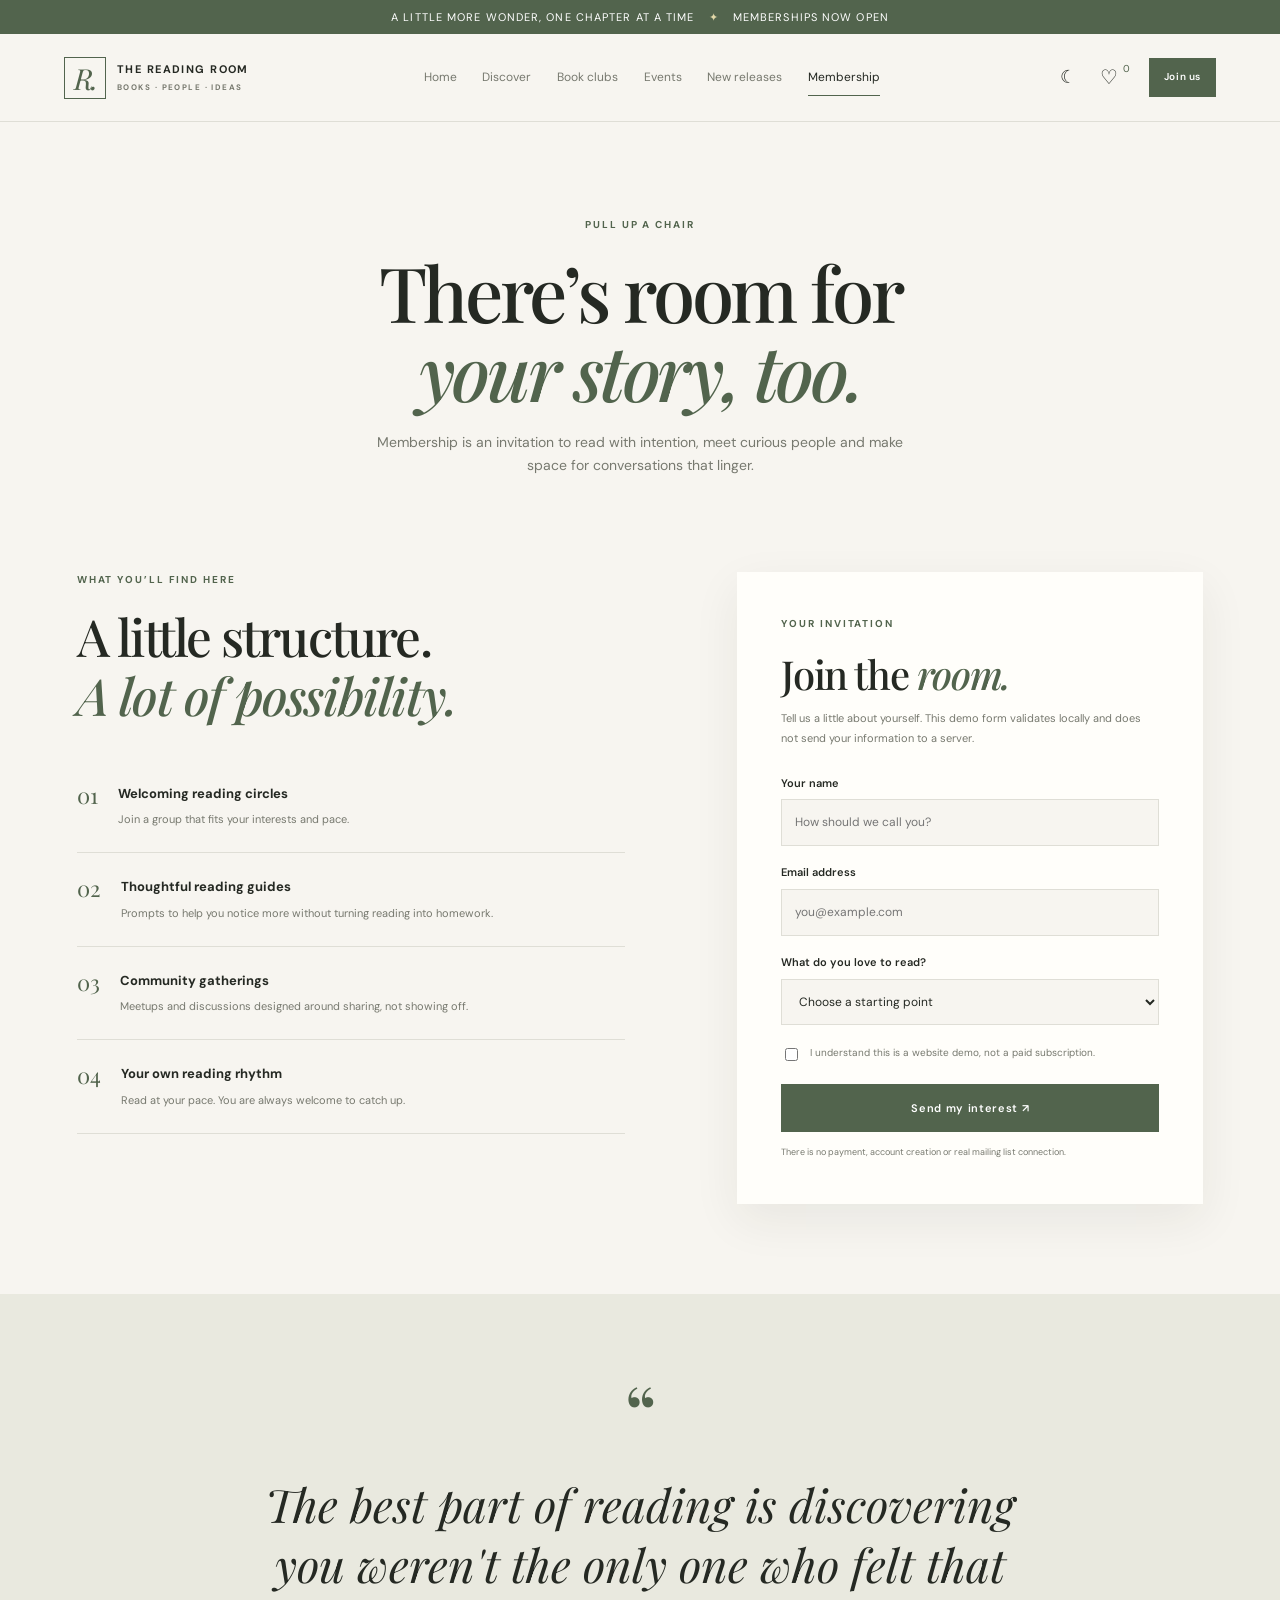
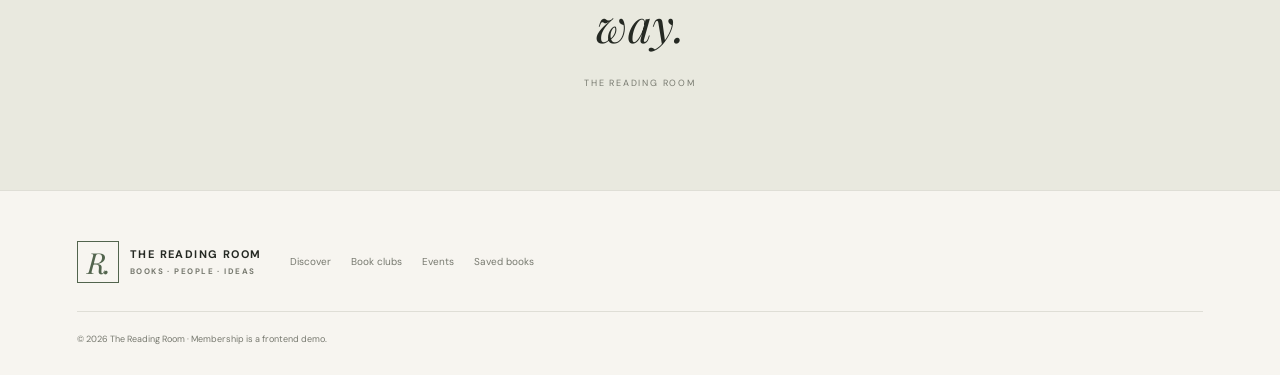
<file: membership.html>
<!doctype html><html lang="en"><head><meta charset="utf-8"><meta name="viewport" content="width=device-width,initial-scale=1"><meta name="description" content="Join The Reading Room community."><title>Membership — The Reading Room</title><link rel="stylesheet" href="style.css"><script defer src="script.js"></script></head><body><div class="announcement">A little more wonder, one chapter at a time <span>✦</span> Memberships now open</div><header class="site-header"><a class="brand" href="index.html"><span class="brand-mark">R.</span><span>THE READING ROOM<small>BOOKS · PEOPLE · IDEAS</small></span></a><button class="menu-toggle" aria-label="Open navigation" aria-expanded="false">☰</button><nav class="nav"><a href="index.html">Home</a><a href="discover.html">Discover</a><a href="clubs.html">Book clubs</a><a href="events.html">Events</a><a href="new-releases.html">New releases</a><a class="active" href="membership.html">Membership</a></nav><div class="header-actions"><button class="theme-toggle" aria-label="Toggle dark mode">☾</button><a class="icon-link" href="wishlist.html">♡ <span class="wishlist-count">0</span></a><a class="button button-small" href="#join-form">Join us</a></div></header><main><section class="page-hero"><p class="eyebrow">PULL UP A CHAIR</p><h1>There’s room for<br><em>your story, too.</em></h1><p>Membership is an invitation to read with intention, meet curious people and make space for conversations that linger.</p></section><section class="section-wrap membership-layout"><div class="membership-copy"><p class="eyebrow">WHAT YOU’LL FIND HERE</p><h2>A little structure.<br><em>A lot of possibility.</em></h2><ul class="benefit-list"><li><span>01</span><div><b>Welcoming reading circles</b><p>Join a group that fits your interests and pace.</p></div></li><li><span>02</span><div><b>Thoughtful reading guides</b><p>Prompts to help you notice more without turning reading into homework.</p></div></li><li><span>03</span><div><b>Community gatherings</b><p>Meetups and discussions designed around sharing, not showing off.</p></div></li><li><span>04</span><div><b>Your own reading rhythm</b><p>Read at your pace. You are always welcome to catch up.</p></div></li></ul></div><form class="join-form" id="join-form"><p class="eyebrow">YOUR INVITATION</p><h2>Join the <em>room.</em></h2><p class="form-intro">Tell us a little about yourself. This demo form validates locally and does not send your information to a server.</p><label for="join-name">Your name</label><input id="join-name" name="name" required placeholder="How should we call you?"><label for="join-email">Email address</label><input id="join-email" name="email" type="email" required placeholder="you@example.com"><label for="join-interest">What do you love to read?</label><select id="join-interest" name="interest" required><option value="">Choose a starting point</option><option>Fiction</option><option>Nonfiction & ideas</option><option>Memoir</option><option>Poetry & short stories</option><option>A bit of everything</option></select><label class="check-label"><input type="checkbox" required> I understand this is a website demo, not a paid subscription.</label><button class="button button-wide" type="submit">Send my interest ↗</button><small>There is no payment, account creation or real mailing list connection.</small></form></section><section class="quote-section"><span class="quote-mark">“</span><blockquote>The best part of reading is discovering you weren't the only one who felt that way.</blockquote><p>THE READING ROOM</p></section></main><footer class="footer"><a class="brand" href="index.html"><span class="brand-mark">R.</span><span>THE READING ROOM<small>BOOKS · PEOPLE · IDEAS</small></span></a><div class="footer-links"><a href="discover.html">Discover</a><a href="clubs.html">Book clubs</a><a href="events.html">Events</a><a href="wishlist.html">Saved books</a></div><small>© 2026 The Reading Room · Membership is a frontend demo.</small></footer><div class="toast" role="status" aria-live="polite"></div><button class="back-top" aria-label="Back to top">↑</button></body></html>
</file>
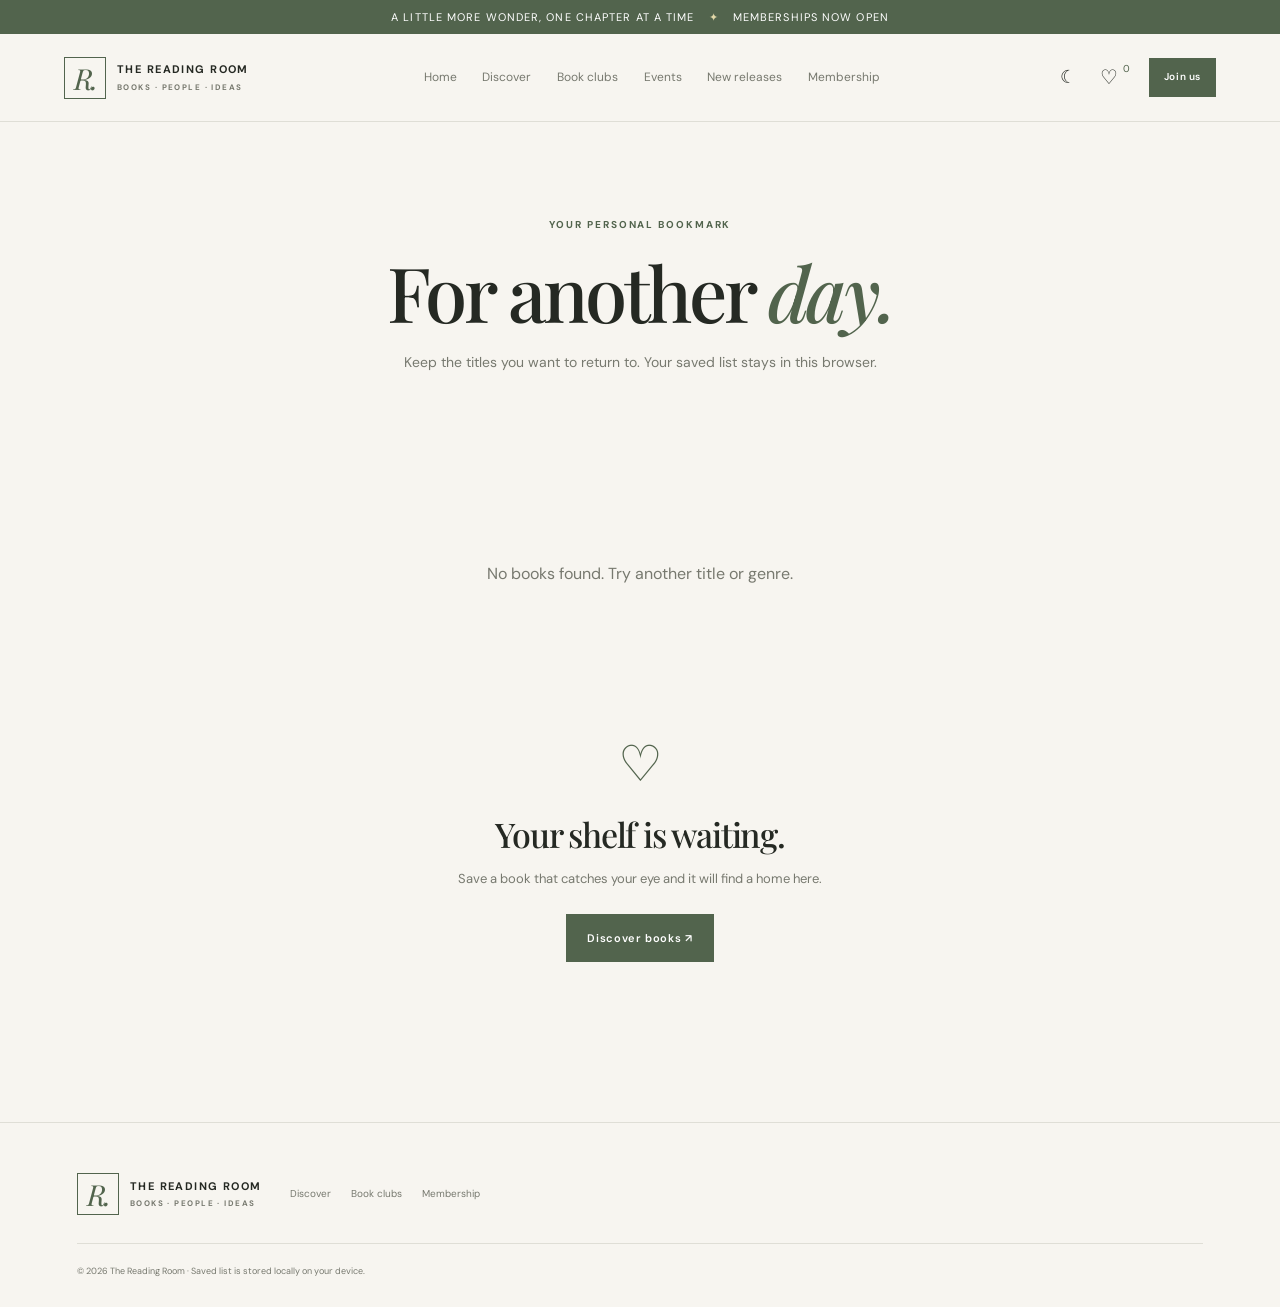
<file: wishlist.html>
<!doctype html><html lang="en"><head><meta charset="utf-8"><meta name="viewport" content="width=device-width,initial-scale=1"><meta name="description" content="Your saved reading list."><title>Saved Books — The Reading Room</title><link rel="stylesheet" href="style.css"><script defer src="script.js"></script></head><body><div class="announcement">A little more wonder, one chapter at a time <span>✦</span> Memberships now open</div><header class="site-header"><a class="brand" href="index.html"><span class="brand-mark">R.</span><span>THE READING ROOM<small>BOOKS · PEOPLE · IDEAS</small></span></a><button class="menu-toggle" aria-label="Open navigation" aria-expanded="false">☰</button><nav class="nav"><a href="index.html">Home</a><a href="discover.html">Discover</a><a href="clubs.html">Book clubs</a><a href="events.html">Events</a><a href="new-releases.html">New releases</a><a href="membership.html">Membership</a></nav><div class="header-actions"><button class="theme-toggle" aria-label="Toggle dark mode">☾</button><a class="icon-link active" href="wishlist.html">♡ <span class="wishlist-count">0</span></a><a class="button button-small" href="membership.html">Join us</a></div></header><main><section class="page-hero compact"><p class="eyebrow">YOUR PERSONAL BOOKMARK</p><h1>For another <em>day.</em></h1><p>Keep the titles you want to return to. Your saved list stays in this browser.</p></section><section class="section-wrap"><div class="book-grid" id="wishlist-books"></div><div class="empty-state" id="wishlist-empty"><div class="empty-icon">♡</div><h2>Your shelf is waiting.</h2><p>Save a book that catches your eye and it will find a home here.</p><a class="button" href="discover.html">Discover books ↗</a></div></section></main><footer class="footer"><a class="brand" href="index.html"><span class="brand-mark">R.</span><span>THE READING ROOM<small>BOOKS · PEOPLE · IDEAS</small></span></a><div class="footer-links"><a href="discover.html">Discover</a><a href="clubs.html">Book clubs</a><a href="membership.html">Membership</a></div><small>© 2026 The Reading Room · Saved list is stored locally on your device.</small></footer><div class="toast" role="status" aria-live="polite"></div><button class="back-top" aria-label="Back to top">↑</button></body></html>
</file>
<file: style.css>
@import url('https://fonts.googleapis.com/css2?family=DM+Sans:wght@400;500;600;700&family=Playfair+Display:ital,wght@0,500;0,600;0,700;1,500;1,600&display=swap');
:root{--bg:#f7f5f0;--surface:#fffefa;--text:#252923;--muted:#77796f;--line:#dfded6;--accent:#52644d;--accent-dark:#3d4c39;--soft:#e9e9df;--shadow:0 16px 45px #24291b12;--serif:'Playfair Display',Georgia,serif;--sans:'DM Sans',Arial,sans-serif;color-scheme:light}
[data-theme="dark"]{--bg:#191b19;--surface:#222522;--text:#f0eee6;--muted:#b0b2a8;--line:#3b4039;--accent:#aab99a;--accent-dark:#d5dfc9;--soft:#2b302a;--shadow:0 16px 45px #0005;color-scheme:dark}
*{box-sizing:border-box}html{scroll-behavior:smooth;scroll-padding-top:100px}body{margin:0;background:var(--bg);color:var(--text);font-family:var(--sans);line-height:1.65;transition:background .3s,color .3s}img{display:block;max-width:100%;width:100%;object-fit:cover}a{color:inherit;text-decoration:none}button,input,select{font:inherit}button,a,input,select{ -webkit-tap-highlight-color:transparent}button{cursor:pointer}.announcement{padding:8px 16px;text-align:center;background:var(--accent);color:#fff;font-size:11px;letter-spacing:.1em;text-transform:uppercase}.announcement span{padding:0 10px;color:#e1d7a8}.site-header{height:88px;padding:0 clamp(18px,5vw,76px);display:flex;align-items:center;justify-content:space-between;gap:26px;background:var(--bg);border-bottom:1px solid var(--line);position:sticky;top:0;z-index:20}.brand{display:flex;align-items:center;gap:11px;flex-shrink:0;font-size:11px;letter-spacing:.13em;font-weight:700;line-height:1.4}.brand-mark{font:italic 29px var(--serif);letter-spacing:-.08em;border:1px solid var(--accent);width:42px;height:42px;display:grid;place-items:center;color:var(--accent)}.brand small{display:block;font-size:8px;color:var(--muted);letter-spacing:.18em;margin-top:4px}.nav{display:flex;align-items:center;gap:clamp(12px,2vw,28px)}.nav a{font-size:12px;color:var(--muted);position:relative;white-space:nowrap}.nav a:after{content:"";position:absolute;left:0;bottom:-8px;width:100%;height:1px;background:var(--accent);transform:scaleX(0);transform-origin:left;transition:transform .25s}.nav a:hover:after,.nav a.active:after{transform:scaleX(1)}.nav a.active{color:var(--text)}.header-actions{display:flex;align-items:center;gap:14px}.theme-toggle,.icon-link{border:0;background:transparent;color:var(--text);font-size:18px;padding:5px}.icon-link{font-size:20px}.wishlist-count{font-size:10px;color:var(--accent);vertical-align:top}.button{display:inline-flex;align-items:center;justify-content:center;gap:20px;background:var(--accent);color:#fff;border:1px solid var(--accent);padding:14px 20px;font-size:11px;font-weight:600;letter-spacing:.06em;transition:background .25s,transform .25s,border-color .25s}.button:hover{background:var(--accent-dark);transform:translateY(-2px)}.button-small{padding:10px 14px;font-size:10px}.button-outline{background:transparent;color:var(--text);border-color:var(--line)}.button-light{background:#f7f5f0;color:#30362c;border-color:#f7f5f0}.button-light:hover{background:#e9e6dc}.button-wide{width:100%}.menu-toggle{display:none;border:0;background:transparent;color:var(--text);font-size:24px}.hero{padding:54px clamp(20px,7vw,110px) 64px;display:grid;grid-template-columns:.9fr 1.1fr;gap:6vw;align-items:center;position:relative;max-width:1600px;margin:auto}.hero-copy{padding:20px 0}.eyebrow{font-size:10px;letter-spacing:.19em;font-weight:700;color:var(--accent);margin:0 0 18px;text-transform:uppercase}.hero h1,.page-hero h1{font:500 clamp(48px,6.6vw,94px)/1.05 var(--serif);letter-spacing:-.045em;margin:0 0 24px}.hero h1 em,.page-hero h1 em,h2 em{font-weight:500;color:var(--accent);font-style:italic}.hero-intro{font-size:15px;line-height:1.9;color:var(--muted);max-width:440px}.hero-actions{display:flex;align-items:center;gap:24px;flex-wrap:wrap;margin:32px 0}.text-link{font-size:11px;letter-spacing:.03em;border:0;background:none;color:var(--text);padding:0;display:inline-flex;gap:10px;align-items:center;cursor:pointer}.text-link:hover{color:var(--accent)}.hero-note{display:flex;align-items:center;gap:12px;font-size:10px;color:var(--muted);margin-top:45px}.avatar-stack{letter-spacing:-5px;color:var(--accent);font-size:17px}.hero-image{height:min(62vw,620px);min-height:390px;position:relative}.hero-image>img{height:100%;object-position:center}.image-note{position:absolute;left:-35px;bottom:28px;background:var(--surface);padding:15px 21px;display:flex;gap:13px;align-items:center;box-shadow:var(--shadow)}.note-icon{font-size:26px;color:var(--accent)}.image-note b,.image-note small{display:block;font-size:11px}.image-note small{color:var(--muted)}.hero-index{position:absolute;right:clamp(20px,7vw,110px);bottom:25px;font-size:9px;letter-spacing:.14em;color:var(--muted)}.section-wrap{max-width:1360px;margin:auto;padding:90px clamp(20px,6vw,88px)}.intro-section{display:grid;grid-template-columns:1fr .8fr;gap:10%;align-items:end;border-top:1px solid var(--line)}h2{font:500 clamp(34px,4vw,55px)/1.15 var(--serif);letter-spacing:-.035em;margin:0}.intro-text{max-width:450px;color:var(--muted);font-size:13px;line-height:1.9}.intro-text .text-link{color:var(--text);margin-top:12px}.feature-band{display:grid;grid-template-columns:1.05fr .95fr;background:#3e493c;color:#f8f5eb;min-height:500px}.feature-photo{min-height:450px}.feature-photo img{height:100%;min-height:450px}.feature-copy{padding:clamp(42px,7vw,100px);display:flex;flex-direction:column;align-items:flex-start;justify-content:center;position:relative}.feature-copy .eyebrow{color:#d0d8c5}.feature-copy h2,.feature-copy h1{font:500 clamp(38px,4.4vw,62px)/1.12 var(--serif);margin:0 0 24px;letter-spacing:-.04em}.feature-copy h2 em,.feature-copy h1 em{color:#d6ddc9}.feature-copy>p:not(.eyebrow){font-size:13px;color:#e0e2d8;max-width:380px;line-height:1.9;margin:0 0 30px}.feature-number{position:absolute;right:35px;bottom:25px;font-size:9px;letter-spacing:.15em;color:#c3c9bc}.section-heading{display:flex;justify-content:space-between;align-items:end;gap:20px;margin-bottom:35px}.section-heading .eyebrow{margin-bottom:12px}.book-grid{display:grid;grid-template-columns:repeat(4,minmax(0,1fr));gap:30px 22px}.book-card{min-width:0;position:relative;animation:rise .55s both}.book-cover{position:relative;aspect-ratio:3/4.1;background:var(--soft);overflow:hidden}.book-cover img{height:100%;transition:transform .55s}.book-card:hover .book-cover img{transform:scale(1.045)}.save-book{position:absolute;top:12px;right:12px;border:0;border-radius:50%;width:36px;height:36px;background:var(--surface);color:var(--text);font-size:20px;box-shadow:var(--shadow)}.save-book.saved{color:#b85d56}.book-info{padding:15px 2px}.book-info .genre{font-size:9px;text-transform:uppercase;letter-spacing:.14em;color:var(--accent);margin:0 0 6px}.book-info h3{font:500 19px/1.3 var(--serif);margin:0 0 5px}.book-info .author{font-size:11px;color:var(--muted);margin:0 0 11px}.book-bottom{display:flex;justify-content:space-between;align-items:center;font-size:12px}.book-bottom .text-link{font-size:10px}.quote-section{background:var(--soft);text-align:center;padding:90px 20px}.quote-mark{font:80px/.7 var(--serif);color:var(--accent)}.quote-section blockquote{font:italic clamp(27px,4vw,46px)/1.3 var(--serif);max-width:820px;margin:22px auto}.quote-section p{font-size:9px;letter-spacing:.2em;color:var(--muted)}.gatherings{padding-top:85px}.event-grid{display:grid;grid-template-columns:1fr 1fr;gap:28px}.event-card{display:grid;grid-template-columns:1fr 1fr;background:var(--surface);position:relative}.event-card>img{height:100%;min-height:280px}.event-date{position:absolute;top:15px;left:15px;background:var(--bg);padding:9px 12px;text-align:center;display:flex;flex-direction:column;line-height:1.2;z-index:1}.event-date b{font:26px var(--serif)}.event-date span{font-size:9px;letter-spacing:.12em}.event-content{padding:32px 24px;align-self:center}.event-content .eyebrow{font-size:8px;margin-bottom:12px}.event-content h3{font:500 25px/1.2 var(--serif);margin:0 0 12px}.event-content>p:not(.eyebrow){font-size:11px;color:var(--muted);line-height:1.8;margin-bottom:22px}.newsletter{padding:70px clamp(20px,8vw,120px);display:grid;grid-template-columns:1fr 1fr;gap:10%;align-items:center;background:#e8e8de;color:#252923}.newsletter h2{font-size:clamp(34px,4vw,54px)}.newsletter h2 em{color:#52644d}.newsletter-form label{display:block;font-size:12px;margin-bottom:15px}.input-row{display:flex;border-bottom:1px solid #92978b}.input-row input{flex:1;min-width:0;background:transparent;border:0;padding:14px 4px;outline-offset:3px;color:#252923}.input-row .button{margin:5px 0}.newsletter-form small{display:block;color:#6c7167;font-size:10px;margin-top:12px}.footer{padding:50px clamp(20px,6vw,88px) 28px;border-top:1px solid var(--line);display:flex;align-items:center;gap:28px;flex-wrap:wrap}.footer>p{color:var(--muted);font:italic 18px var(--serif);margin-right:auto}.footer-links{display:flex;gap:20px;flex-wrap:wrap}.footer-links a{font-size:10px;color:var(--muted)}.footer>small{width:100%;border-top:1px solid var(--line);padding-top:20px;color:var(--muted);font-size:9px}.page-hero{text-align:center;padding:95px 20px 60px;max-width:850px;margin:auto}.page-hero h1{font-size:clamp(48px,6vw,76px);margin-bottom:20px}.page-hero>p:last-child{color:var(--muted);max-width:560px;margin:0 auto;font-size:14px}.page-hero.compact{padding-bottom:30px}.catalog{padding-top:25px}.catalog-toolbar{display:flex;gap:12px;align-items:center;border-bottom:1px solid var(--line);padding-bottom:22px;margin-bottom:20px}.search-box{display:flex;align-items:center;gap:10px;flex:1;border:1px solid var(--line);padding:0 13px;font-size:22px}.search-box input{border:0;background:transparent;color:var(--text);width:100%;padding:12px 0;outline:none;font-size:12px}.catalog-toolbar select,.join-form select{background:var(--surface);border:1px solid var(--line);color:var(--text);padding:13px;font-size:11px;max-width:200px}.result-count{font-size:11px;color:var(--muted);margin-bottom:20px}.club-grid{padding-top:25px}.club-card{display:grid;grid-template-columns:1fr 1fr;align-items:center;gap:8%;margin-bottom:70px}.club-card.reverse img{order:2}.club-card img{height:430px}.club-card>div{padding:20px 0}.club-card h2{margin-bottom:18px}.club-card p:not(.eyebrow){color:var(--muted);font-size:13px;line-height:1.9}.club-card ul{padding-left:18px;color:var(--muted);font-size:12px;line-height:2.1;margin:20px 0 26px}.event-list{padding-top:20px}.event-row{display:grid;grid-template-columns:100px 220px 1fr;gap:30px;align-items:center;padding:30px 0;border-bottom:1px solid var(--line)}.event-date.large{position:static;background:var(--soft);width:82px;padding:15px 10px}.event-date.large b{font-size:38px}.event-row img{height:165px}.event-row h2{font-size:31px;margin-bottom:10px}.event-row p:not(.eyebrow){font-size:12px;color:var(--muted);max-width:600px}.demo-note{font-size:10px;color:var(--muted);margin-top:25px}.detail-layout{display:grid;grid-template-columns:.85fr 1fr;gap:10%;align-items:start;padding-top:65px}.detail-cover{background:var(--soft);height:580px;max-width:450px;margin:auto;width:100%}.detail-cover img{height:100%}.detail-copy{padding:25px 0}.detail-copy h1{font:500 clamp(38px,5vw,60px)/1.1 var(--serif);margin:0 0 12px}.detail-author{color:var(--muted);font-size:13px}.rating{font-size:13px;color:#a28a52;margin:20px 0}.rating span{font-size:10px;color:var(--muted);margin-left:8px}.detail-copy>p:not(.eyebrow):not(.detail-author):not(.demo-note){font-size:13px;line-height:1.9;color:var(--muted)}.detail-price{font-size:18px;margin:24px 0}.detail-price del{font-size:12px;color:var(--muted);margin-left:10px}.detail-actions{display:flex;gap:12px;flex-wrap:wrap;margin:25px 0}.detail-accordions{margin-top:35px;border-top:1px solid var(--line)}details{border-bottom:1px solid var(--line);padding:17px 0}summary{cursor:pointer;font-size:12px;font-weight:600}details p{font-size:12px;color:var(--muted);line-height:1.8}.new-feature{min-height:560px}.new-feature .feature-photo img{min-height:560px}.editorial-callout{display:grid;grid-template-columns:1fr 1fr;align-items:center;gap:9%;padding:0 clamp(20px,9vw,130px) 90px}.editorial-callout img{height:420px}.editorial-callout h2{margin-bottom:20px}.editorial-callout p:not(.eyebrow){font-size:13px;color:var(--muted);line-height:1.9;max-width:430px}.editorial-callout .text-link{margin-top:15px}.empty-state{text-align:center;padding:70px 20px;display:none}.empty-state.visible{display:block}.empty-icon{font-size:50px;color:var(--accent)}.empty-state h2{font-size:34px;margin:10px 0}.empty-state p{font-size:13px;color:var(--muted);margin-bottom:25px}.membership-layout{display:grid;grid-template-columns:1fr .85fr;gap:10%;align-items:start;padding-top:35px}.membership-copy h2{margin-bottom:30px}.benefit-list{padding:0;list-style:none;margin:35px 0}.benefit-list li{display:flex;gap:20px;padding:20px 0;border-bottom:1px solid var(--line)}.benefit-list li>span{font:22px var(--serif);color:var(--accent)}.benefit-list b{font-size:13px}.benefit-list p{font-size:11px;color:var(--muted);margin:4px 0}.join-form{background:var(--surface);padding:clamp(24px,4vw,44px);box-shadow:var(--shadow)}.join-form h2{font-size:40px;margin-bottom:12px}.form-intro{font-size:11px;color:var(--muted);line-height:1.8;margin-bottom:25px}.join-form>label:not(.check-label){display:block;font-size:11px;font-weight:600;margin:17px 0 7px}.join-form>input,.join-form select{display:block;width:100%;max-width:none;padding:13px;border:1px solid var(--line);background:var(--bg);color:var(--text);font-size:12px}.check-label{display:flex;gap:9px;align-items:flex-start;font-size:10px;color:var(--muted);margin:20px 0}.join-form>small{display:block;color:var(--muted);font-size:9px;margin-top:13px}.toast{position:fixed;bottom:25px;left:50%;transform:translate(-50%,20px);opacity:0;pointer-events:none;background:var(--text);color:var(--bg);padding:13px 20px;font-size:12px;box-shadow:var(--shadow);z-index:50;transition:opacity .25s,transform .25s;max-width:90vw}.toast.show{opacity:1;transform:translate(-50%,0)}.back-top{position:fixed;right:20px;bottom:20px;width:38px;height:38px;border:1px solid var(--line);background:var(--surface);color:var(--text);z-index:15;opacity:0;pointer-events:none;transition:opacity .2s}.back-top.visible{opacity:1;pointer-events:auto}.no-results{grid-column:1/-1;padding:50px 10px;text-align:center;color:var(--muted)}@keyframes rise{from{opacity:0;transform:translateY(14px)}to{opacity:1;transform:translateY(0)}}@media(max-width:1120px){.site-header{gap:14px;padding:0 22px}.nav{gap:12px}.nav a{font-size:11px}.brand{font-size:9px}.brand-mark{width:36px;height:36px}.header-actions{gap:8px}.book-grid{grid-template-columns:repeat(3,minmax(0,1fr))}.event-card{grid-template-columns:1fr}.event-card>img{height:240px;min-height:0}.event-content{padding:24px}.event-date{z-index:2}}@media(max-width:820px){.site-header{height:72px}.menu-toggle{display:block;order:3}.nav{display:none;position:absolute;top:72px;left:0;right:0;background:var(--surface);padding:20px 25px 25px;border-bottom:1px solid var(--line);box-shadow:var(--shadow);flex-direction:column;align-items:flex-start;gap:18px}.nav.open{display:flex;animation:rise .2s both}.nav a{font-size:13px}.header-actions{margin-left:auto}.header-actions .button{display:none}.hero{grid-template-columns:1fr;padding-top:35px;gap:30px}.hero-copy{padding:10px 0}.hero h1{font-size:clamp(52px,12vw,78px)}.hero-image{height:75vw;min-height:330px;max-height:560px}.image-note{left:12px}.hero-index{bottom:10px}.intro-section{grid-template-columns:1fr;gap:15px}.feature-band{grid-template-columns:1fr}.feature-photo,.feature-photo img{min-height:320px;height:55vw;max-height:480px}.feature-copy{padding:48px 28px 65px}.section-wrap{padding-top:65px;padding-bottom:65px}.newsletter{grid-template-columns:1fr;gap:25px}.event-grid{grid-template-columns:1fr}.event-card{grid-template-columns:.8fr 1fr}.event-card>img{height:100%;min-height:260px}.event-content{padding:24px 18px}.club-card{gap:5%}.club-card img{height:360px}.detail-layout{gap:6%}.detail-cover{height:450px}.membership-layout{gap:5%}.footer{gap:18px}.footer>p{width:100%;margin:0}.footer-links{gap:14px}}@media(max-width:580px){.announcement{font-size:9px}.site-header{padding:0 14px;gap:8px}.brand{gap:7px;letter-spacing:.08em}.brand-mark{width:33px;height:33px;font-size:24px}.brand small{font-size:7px}.header-actions{gap:4px}.hero{padding-left:20px;padding-right:20px}.hero-intro{font-size:13px}.hero-actions{gap:17px}.hero-note{margin-top:25px}.hero-image{min-height:300px}.section-heading{align-items:flex-start;flex-direction:column}.book-grid{grid-template-columns:repeat(2,minmax(0,1fr));gap:25px 13px}.book-info h3{font-size:17px}.book-bottom{font-size:11px}.event-card{grid-template-columns:1fr}.event-card>img{height:250px;min-height:0}.event-content{padding:25px}.newsletter{padding:55px 22px}.input-row{flex-direction:column;border:0;gap:10px}.input-row input{border-bottom:1px solid #92978b}.input-row .button{align-self:flex-start}.footer{padding:38px 22px 22px}.footer-links{width:100%}.page-hero{padding-top:65px}.page-hero h1{font-size:49px}.catalog-toolbar{flex-wrap:wrap}.search-box{flex-basis:100%}.catalog-toolbar select{flex:1;max-width:none;min-width:0}.club-card,.club-card.reverse{grid-template-columns:1fr;gap:15px;margin-bottom:50px}.club-card.reverse img{order:0}.club-card img{height:300px}.event-row{grid-template-columns:70px 1fr;gap:15px}.event-row img{grid-column:1/-1;grid-row:1;height:190px;width:100%}.event-date.large{grid-column:1;grid-row:2;width:65px;padding:9px}.event-date.large b{font-size:30px}.event-date.large span{font-size:8px}.event-row>div:last-child{grid-column:2;grid-row:2}.event-row h2{font-size:25px}.detail-layout{grid-template-columns:1fr;padding-top:35px}.detail-cover{height:410px;max-width:330px}.detail-copy{padding-top:10px}.detail-actions .button{flex:1}.editorial-callout{grid-template-columns:1fr;padding:0 22px 65px;gap:25px}.editorial-callout img{height:280px}.membership-layout{grid-template-columns:1fr;padding-top:20px}.join-form{padding:25px 20px}.quote-section{padding:65px 20px}.quote-section blockquote{font-size:30px}}@media(prefers-reduced-motion:reduce){*,*::before,*::after{scroll-behavior:auto!important;animation-duration:.01ms!important;animation-iteration-count:1!important;transition-duration:.01ms!important}}
</file>
